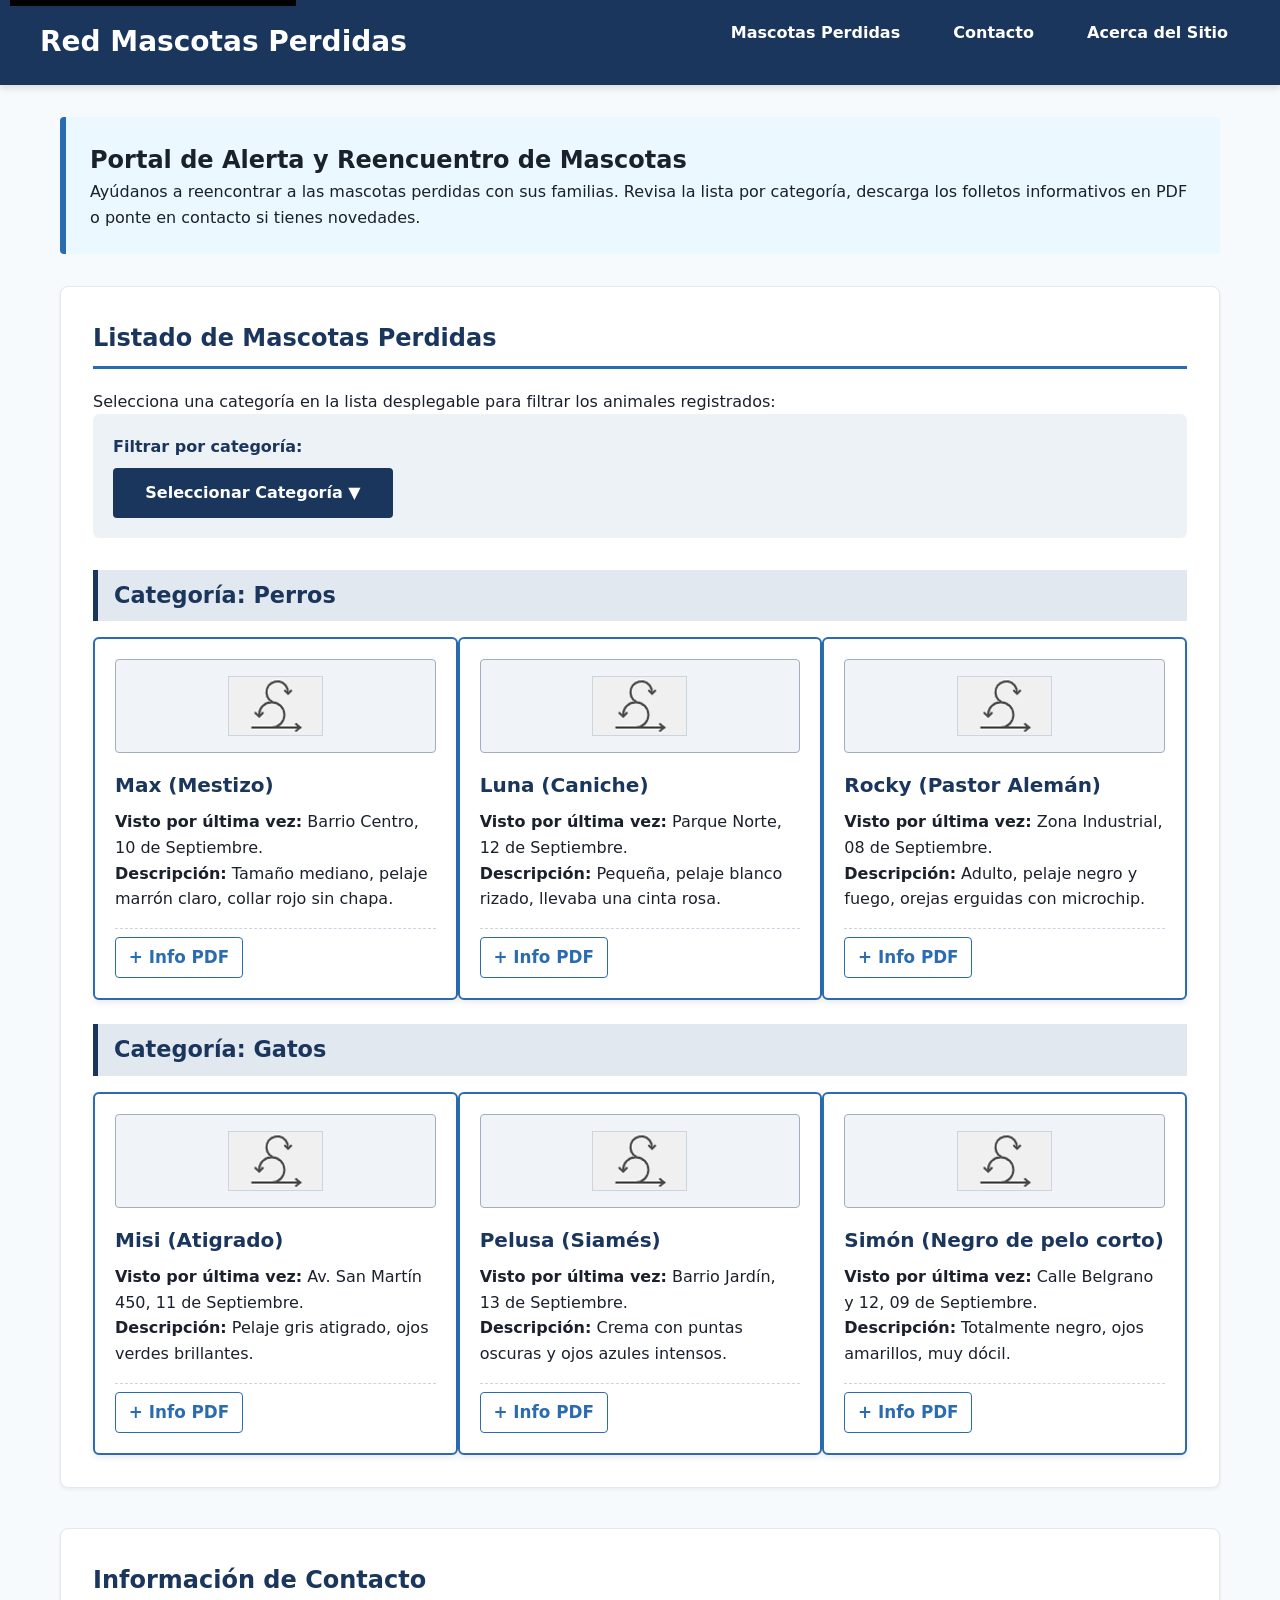
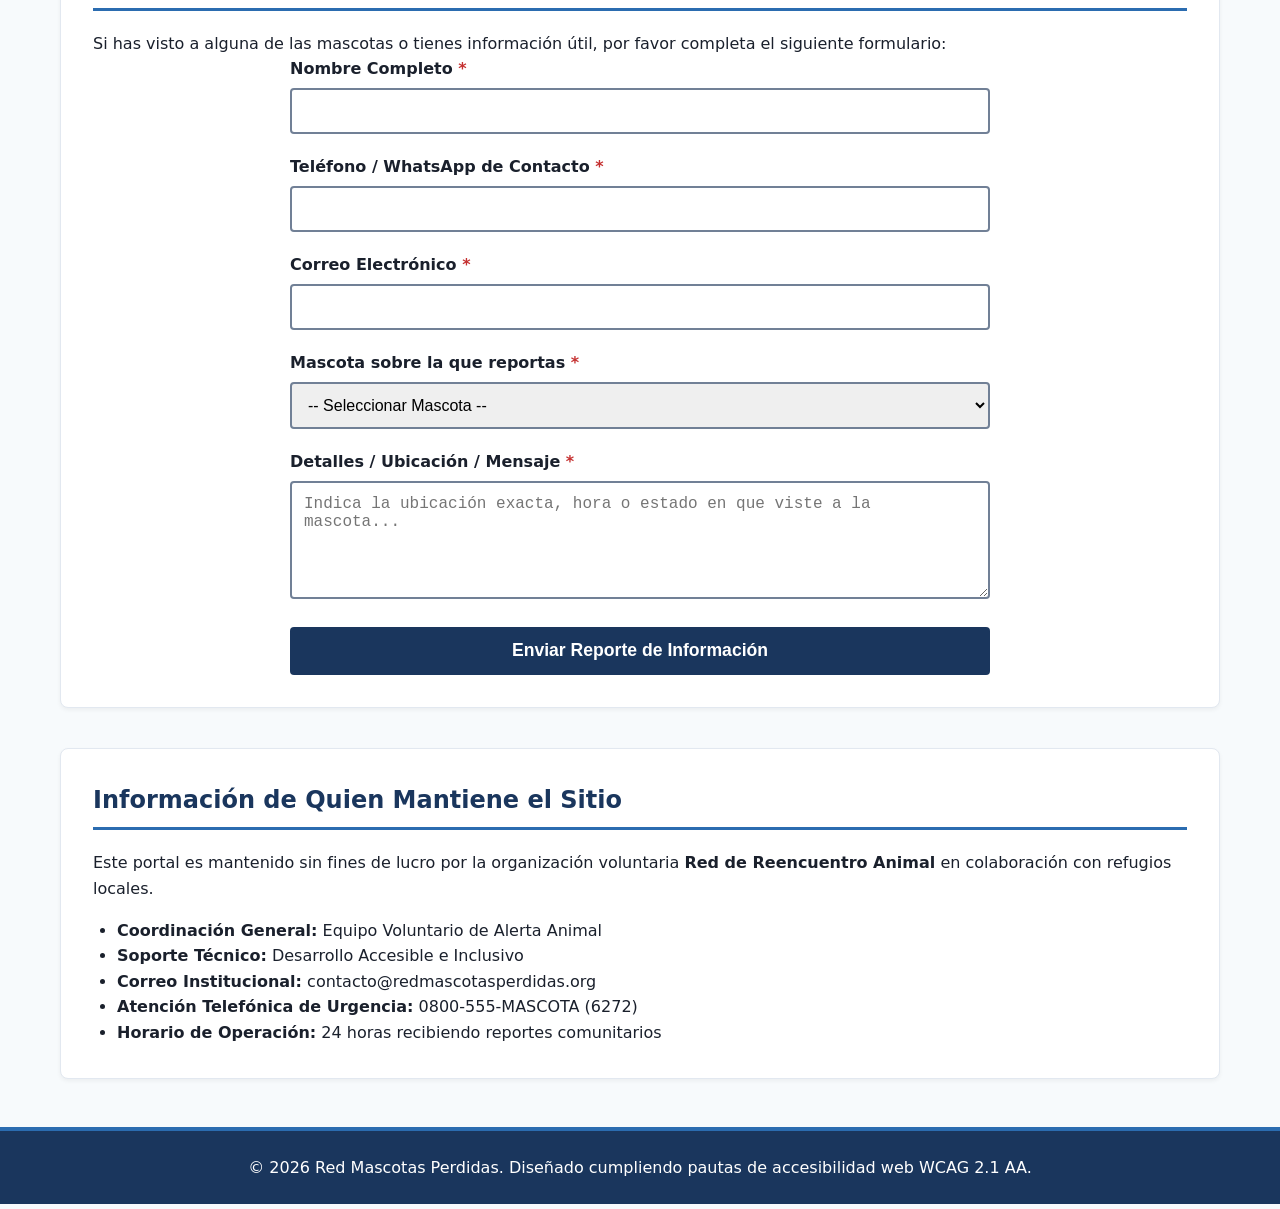
<file: Gemini/index.html>
<!DOCTYPE html>
<html lang="es">
<head>
    <meta charset="UTF-8">
    <meta name="viewport" content="width=device-width, initial-scale=1.0">
    <title>Mascotas Perdidas - Portal de Búsqueda y Reencuentro</title>
    <link rel="stylesheet" href="estilosIA.css">
</head>
<body>

    <!-- Skip Link para Accesibilidad -->
    <a class="skip-link" href="#main-content">Saltar al contenido principal</a>

    <!-- Header & Navegación Principal -->
    <header class="site-header">
        <div class="header-container">
            <h1 class="logo">Red Mascotas Perdidas</h1>
            <nav class="main-nav" aria-label="Navegación principal">
                <ul>
                    <li><a href="#mascotas">Mascotas Perdidas</a></li>
                    <li><a href="#contacto">Contacto</a></li>
                    <li><a href="#mantenedor">Acerca del Sitio</a></li>
                </ul>
            </nav>
        </div>
    </header>

    <!-- Área Principal de Contenido -->
    <main id="main-content" class="main-container">

        <!-- Sección de Bienvenida -->
        <section class="intro-section">
            <h2>Portal de Alerta y Reencuentro de Mascotas</h2>
            <p>Ayúdanos a reencontrar a las mascotas perdidas con sus familias. Revisa la lista por categoría, descarga los folletos informativos en PDF o ponte en contacto si tienes novedades.</p>
        </section>

        <!-- Sección: Catálogo de Mascotas -->
        <section id="mascotas" class="section-card">
            <h2>Listado de Mascotas Perdidas</h2>
            <p class="instruction-text">Selecciona una categoría en la lista desplegable para filtrar los animales registrados:</p>

            <!-- Desplegable Estático en CSS -->
            <div class="filter-controls">
                <label class="filter-label">Filtrar por categoría:</label>
                <div class="dropdown-container">
                    <nav class="dropdown-menu" aria-label="Filtro de categorías de mascotas">
                        <ul class="nav-dropdown">
                            <li class="dropdown-item">
                                <span class="dropdown-title" tabindex="0" role="button" aria-expanded="false">Seleccionar Categoría ▼</span>
                                <ul class="dropdown-options">
                                    <li><a href="#perros">Perros Perdidos</a></li>
                                    <li><a href="#gatos">Gatos Perdidos</a></li>
                                    <li><a href="#todas">Mostrar Todos</a></li>
                                </ul>
                            </li>
                        </ul>
                    </nav>
                </div>
            </div>

            <!-- Galería de Mascotas -->
            <div id="todas" class="pet-gallery-wrapper">
                
                <!-- Categoría: Perros -->
                <div id="perros" class="category-block">
                    <h3 class="category-header">Categoría: Perros</h3>
                    <div class="pet-grid">
                        
                        <article class="pet-card">
                            <div class="pet-image-box">
                                <img src="img/placeholder.png" alt="Fotografía de Max, perro mestizo tamaño mediano, color marrón claro." class="pet-img">
                            </div>
                            <div class="pet-info">
                                <h4>Max (Mestizo)</h4>
                                <p><strong>Visto por última vez:</strong> Barrio Centro, 10 de Septiembre.</p>
                                <p><strong>Descripción:</strong> Tamaño mediano, pelaje marrón claro, collar rojo sin chapa.</p>
                                <div class="info-pdf-link">
                                    <a href="info/placeholder.pdf" class="pdf-btn" target="_blank" aria-label="Descargar ficha en PDF sobre Max">+ Info PDF</a>
                                </div>
                            </div>
                        </article>

                        <article class="pet-card">
                            <div class="pet-image-box">
                                <img src="img/placeholder.png" alt="Fotografía de Luna, perrita Caniche Toy blanca." class="pet-img">
                            </div>
                            <div class="pet-info">
                                <h4>Luna (Caniche)</h4>
                                <p><strong>Visto por última vez:</strong> Parque Norte, 12 de Septiembre.</p>
                                <p><strong>Descripción:</strong> Pequeña, pelaje blanco rizado, llevaba una cinta rosa.</p>
                                <div class="info-pdf-link">
                                    <a href="info/placeholder.pdf" class="pdf-btn" target="_blank" aria-label="Descargar ficha en PDF sobre Luna">+ Info PDF</a>
                                </div>
                            </div>
                        </article>

                        <article class="pet-card">
                            <div class="pet-image-box">
                                <img src="img/placeholder.png" alt="Fotografía de Rocky, perro Pastor Alemán." class="pet-img">
                            </div>
                            <div class="pet-info">
                                <h4>Rocky (Pastor Alemán)</h4>
                                <p><strong>Visto por última vez:</strong> Zona Industrial, 08 de Septiembre.</p>
                                <p><strong>Descripción:</strong> Adulto, pelaje negro y fuego, orejas erguidas con microchip.</p>
                                <div class="info-pdf-link">
                                    <a href="info/placeholder.pdf" class="pdf-btn" target="_blank" aria-label="Descargar ficha en PDF sobre Rocky">+ Info PDF</a>
                                </div>
                            </div>
                        </article>

                    </div>
                </div>

                <!-- Categoría: Gatos -->
                <div id="gatos" class="category-block">
                    <h3 class="category-header">Categoría: Gatos</h3>
                    <div class="pet-grid">
                        
                        <article class="pet-card">
                            <div class="pet-image-box">
                                <img src="img/placeholder.png" alt="Fotografía de Misi, gato atigrado gris con ojos verdes." class="pet-img">
                            </div>
                            <div class="pet-info">
                                <h4>Misi (Atigrado)</h4>
                                <p><strong>Visto por última vez:</strong> Av. San Martín 450, 11 de Septiembre.</p>
                                <p><strong>Descripción:</strong> Pelaje gris atigrado, ojos verdes brillantes.</p>
                                <div class="info-pdf-link">
                                    <a href="info/placeholder.pdf" class="pdf-btn" target="_blank" aria-label="Descargar ficha en PDF sobre Misi">+ Info PDF</a>
                                </div>
                            </div>
                        </article>

                        <article class="pet-card">
                            <div class="pet-image-box">
                                <img src="img/placeholder.png" alt="Fotografía de Pelusa, gata Siamesa." class="pet-img">
                            </div>
                            <div class="pet-info">
                                <h4>Pelusa (Siamés)</h4>
                                <p><strong>Visto por última vez:</strong> Barrio Jardín, 13 de Septiembre.</p>
                                <p><strong>Descripción:</strong> Crema con puntas oscuras y ojos azules intensos.</p>
                                <div class="info-pdf-link">
                                    <a href="info/placeholder.pdf" class="pdf-btn" target="_blank" aria-label="Descargar ficha en PDF sobre Pelusa">+ Info PDF</a>
                                </div>
                            </div>
                        </article>

                        <article class="pet-card">
                            <div class="pet-image-box">
                                <img src="img/placeholder.png" alt="Fotografía de Simón, gato negro de pelo corto." class="pet-img">
                            </div>
                            <div class="pet-info">
                                <h4>Simón (Negro de pelo corto)</h4>
                                <p><strong>Visto por última vez:</strong> Calle Belgrano y 12, 09 de Septiembre.</p>
                                <p><strong>Descripción:</strong> Totalmente negro, ojos amarillos, muy dócil.</p>
                                <div class="info-pdf-link">
                                    <a href="info/placeholder.pdf" class="pdf-btn" target="_blank" aria-label="Descargar ficha en PDF sobre Simón">+ Info PDF</a>
                                </div>
                            </div>
                        </article>

                    </div>
                </div>

            </div>
        </section>

        <!-- Sección: Formulario de Contacto -->
        <section id="contacto" class="section-card">
            <h2>Información de Contacto</h2>
            <p>Si has visto a alguna de las mascotas o tienes información útil, por favor completa el siguiente formulario:</p>
            
            <form action="#" method="post" class="contact-form">
                <div class="form-group">
                    <label for="nombre">Nombre Completo <span class="required" aria-hidden="true">*</span></label>
                    <input type="text" id="nombre" name="nombre" required aria-required="true" autocomplete="name">
                </div>

                <div class="form-group">
                    <label for="telefono">Teléfono / WhatsApp de Contacto <span class="required" aria-hidden="true">*</span></label>
                    <input type="tel" id="telefono" name="telefono" required aria-required="true" autocomplete="tel">
                </div>

                <div class="form-group">
                    <label for="email">Correo Electrónico <span class="required" aria-hidden="true">*</span></label>
                    <input type="email" id="email" name="email" required aria-required="true" autocomplete="email">
                </div>

                <div class="form-group">
                    <label for="mascota-ref">Mascota sobre la que reportas <span class="required" aria-hidden="true">*</span></label>
                    <select id="mascota-ref" name="mascota-ref" required aria-required="true">
                        <option value="">-- Seleccionar Mascota --</option>
                        <option value="max">Max (Perro Mestizo)</option>
                        <option value="luna">Luna (Perra Caniche)</option>
                        <option value="rocky">Rocky (Perro Pastor Alemán)</option>
                        <option value="misi">Misi (Gato Atigrado)</option>
                        <option value="pelusa">Pelusa (Gata Siamesa)</option>
                        <option value="simon">Simón (Gato Negro)</option>
                        <option value="otro">Otra mascota no listada</option>
                    </select>
                </div>

                <div class="form-group">
                    <label for="mensaje">Detalles / Ubicación / Mensaje <span class="required" aria-hidden="true">*</span></label>
                    <textarea id="mensaje" name="mensaje" rows="5" required aria-required="true" placeholder="Indica la ubicación exacta, hora o estado en que viste a la mascota..."></textarea>
                </div>

                <button type="submit" class="submit-btn">Enviar Reporte de Información</button>
            </form>
        </section>

        <!-- Sección: Datos del Mantenedor -->
        <section id="mantenedor" class="section-card">
            <h2>Información de Quien Mantiene el Sitio</h2>
            <div class="maintainer-info">
                <p>Este portal es mantenido sin fines de lucro por la organización voluntaria <strong>Red de Reencuentro Animal</strong> en colaboración con refugios locales.</p>
                <ul class="maintainer-list">
                    <li><strong>Coordinación General:</strong> Equipo Voluntario de Alerta Animal</li>
                    <li><strong>Soporte Técnico:</strong> Desarrollo Accesible e Inclusivo</li>
                    <li><strong>Correo Institucional:</strong> contacto@redmascotasperdidas.org</li>
                    <li><strong>Atención Telefónica de Urgencia:</strong> 0800-555-MASCOTA (6272)</li>
                    <li><strong>Horario de Operación:</strong> 24 horas recibiendo reportes comunitarios</li>
                </ul>
            </div>
        </section>

    </main>

    <!-- Pie de Página -->
    <footer class="site-footer">
        <div class="footer-container">
            <p>&copy; 2026 Red Mascotas Perdidas. Diseñado cumpliendo pautas de accesibilidad web WCAG 2.1 AA.</p>
        </div>
    </footer>

</body>
</html>
</file>
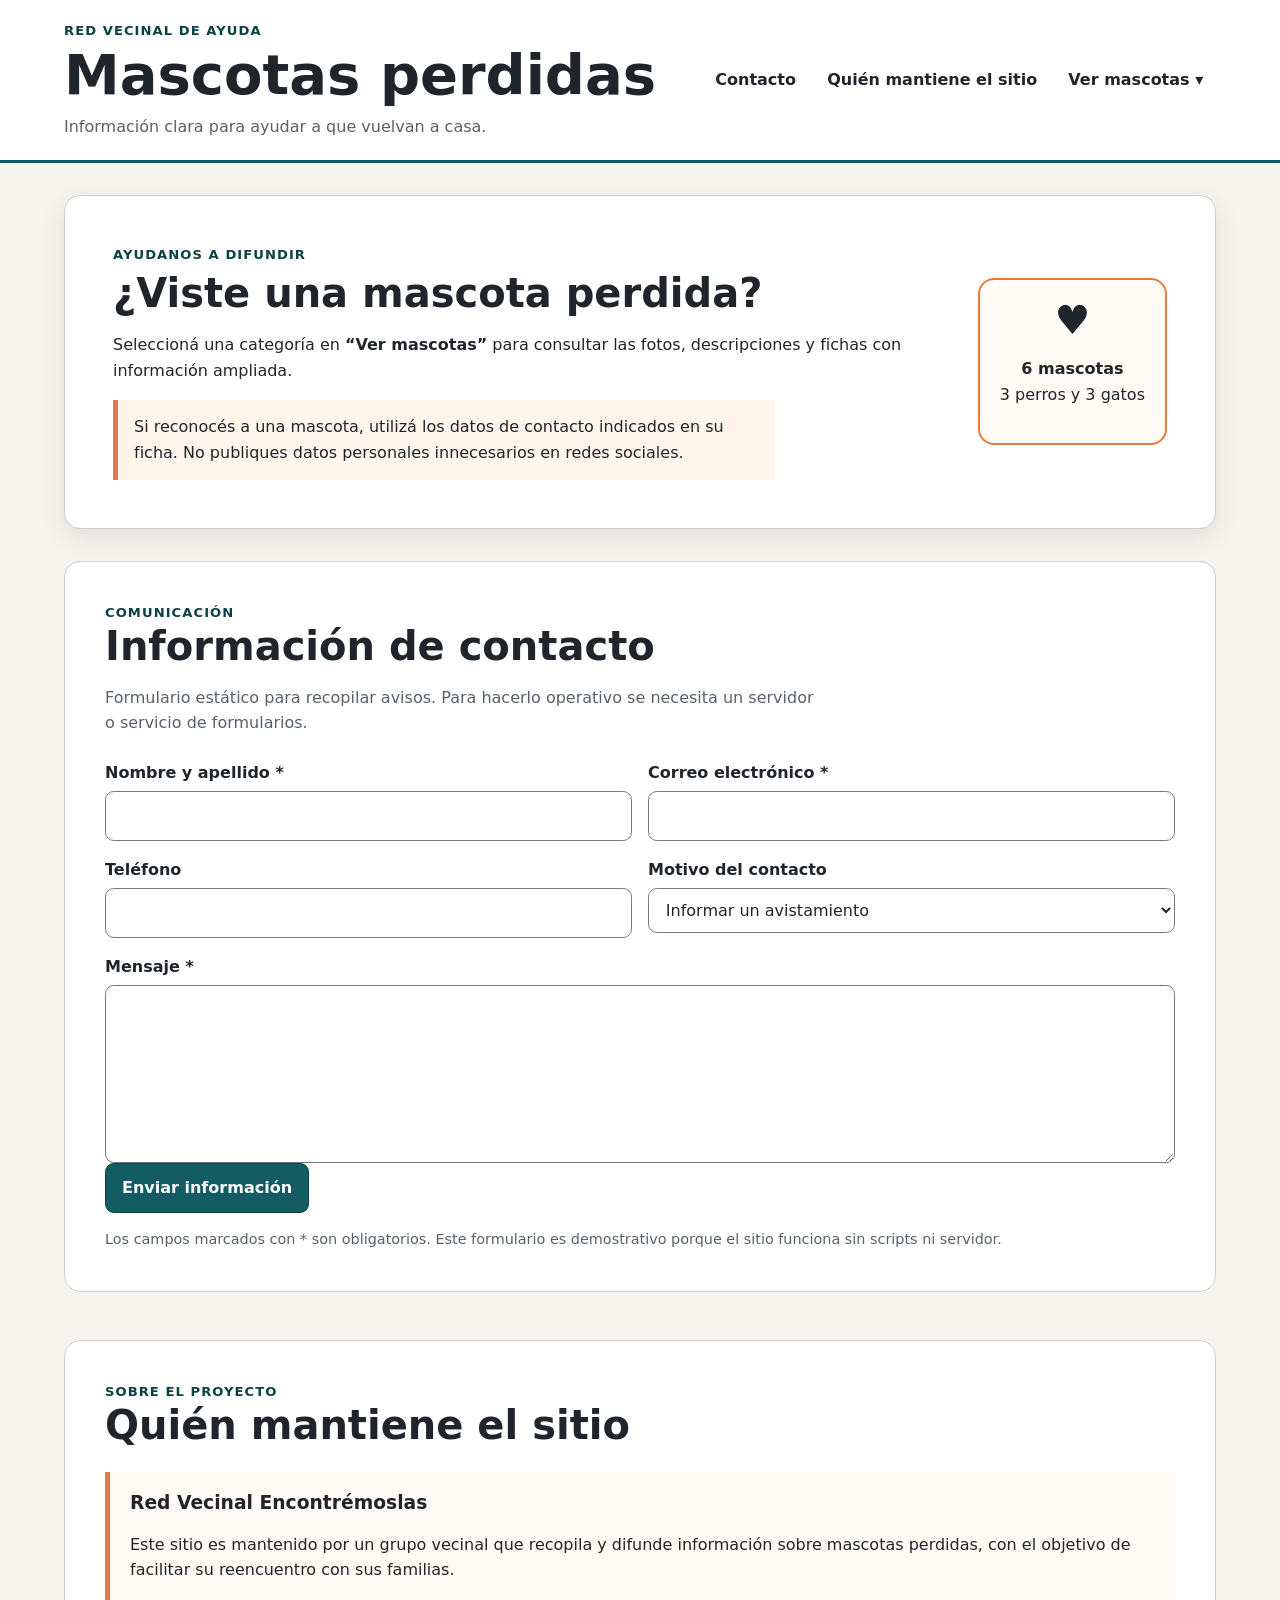
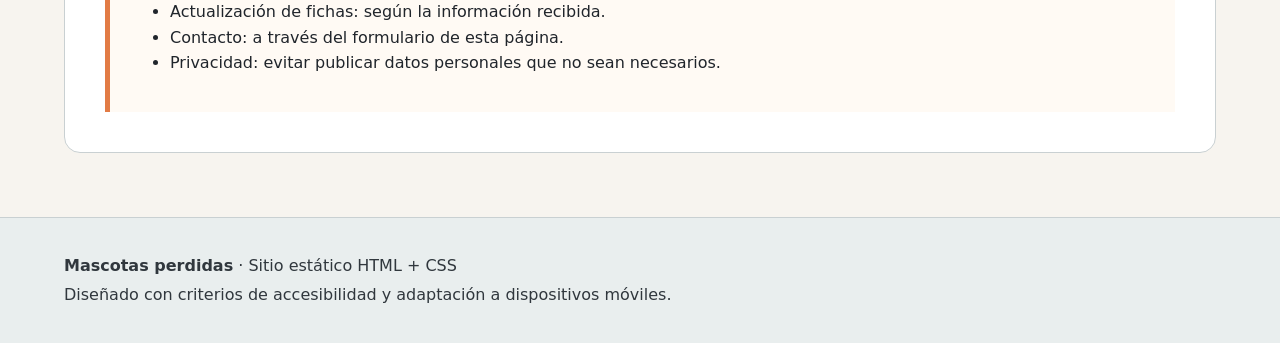
<file: GPT/index.html>
<!DOCTYPE html>
<html lang="es">
<head>
  <meta charset="utf-8">
  <meta name="viewport" content="width=device-width, initial-scale=1">
  <meta name="description" content="Sitio estático para publicar información de mascotas perdidas y facilitar su reencuentro con sus familias.">
  <title>Mascotas perdidas | Encontrémoslas</title>
  <link rel="stylesheet" href="estilosIA.css">
</head>

<body>
  <a class="skip-link" href="#contenido">Saltar al contenido principal</a>

  <header class="site-header">
    <div class="container header-inner">
      <div>
        <p class="eyebrow">Red vecinal de ayuda</p>
        <h1>Mascotas perdidas</h1>
        <p class="tagline">Información clara para ayudar a que vuelvan a casa.</p>
      </div>

      <nav class="main-nav" aria-label="Navegación principal">
        <ul>
          <li><a href="#contacto">Contacto</a></li>
          <li><a href="#mantenedor">Quién mantiene el sitio</a></li>
          <li>
            <details class="category-menu">
              <summary>Ver mascotas</summary>
              <ul>
                <li><a href="#perros">Perros perdidos</a></li>
                <li><a href="#gatos">Gatos perdidos</a></li>
              </ul>
            </details>
          </li>
        </ul>
      </nav>
    </div>
  </header>

  <main id="contenido" class="container">
    <section id="inicio" class="hero" aria-labelledby="titulo-inicio">
      <div>
        <p class="eyebrow">Ayudanos a difundir</p>
        <h2 id="titulo-inicio">¿Viste una mascota perdida?</h2>
        <p>
          Seleccioná una categoría en <strong>“Ver mascotas”</strong> para consultar
          las fotos, descripciones y fichas con información ampliada.
        </p>
        <p class="notice">
          Si reconocés a una mascota, utilizá los datos de contacto indicados en su ficha.
          No publiques datos personales innecesarios en redes sociales.
        </p>
      </div>
      <div class="hero-card" aria-label="Información rápida">
        <span class="hero-icon" aria-hidden="true">♥</span>
        <p><strong>6 mascotas</strong><br>3 perros y 3 gatos</p>
      </div>
    </section>

    <!--
      La interacción de categorías se realiza únicamente con HTML + CSS:
      los enlaces apuntan a cada sección y :target permite mostrarla sin JavaScript.
    -->

    <section id="perros" class="pet-category" aria-labelledby="titulo-perros">
      <div class="section-heading">
        <p class="eyebrow">Categoría 01</p>
        <h2 id="titulo-perros">Perros perdidos</h2>
        <p>Seleccioná una ficha para conocer sus características e información ampliada.</p>
      </div>

      <div class="pet-grid">
        <article class="pet-card">
          <figure>
            <img src="img/placeholder.png" alt="Foto de Luna, perra perdida de tamaño mediano">
          </figure>
          <div class="pet-body">
            <h3>Luna</h3>
            <dl>
              <div><dt>Especie</dt><dd>Perro</dd></div>
              <div><dt>Descripción</dt><dd>Mediana, pelaje claro y collar rojo.</dd></div>
              <div><dt>Zona</dt><dd>Plaza del barrio</dd></div>
            </dl>
            <a class="button" href="info/placeholder.pdf">Ver ficha de Luna (PDF)</a>
          </div>
        </article>

        <article class="pet-card">
          <figure>
            <img src="img/placeholder.png" alt="Foto de Toby, perro perdido de pelaje marrón">
          </figure>
          <div class="pet-body">
            <h3>Toby</h3>
            <dl>
              <div><dt>Especie</dt><dd>Perro</dd></div>
              <div><dt>Descripción</dt><dd>Pelaje marrón y blanco, tamaño pequeño.</dd></div>
              <div><dt>Zona</dt><dd>Zona de la estación</dd></div>
            </dl>
            <a class="button" href="info/placeholder.pdf">Ver ficha de Toby (PDF)</a>
          </div>
        </article>

        <article class="pet-card">
          <figure>
            <img src="img/placeholder.png" alt="Foto de Bruno, perro perdido de pelaje negro y blanco">
          </figure>
          <div class="pet-body">
            <h3>Bruno</h3>
            <dl>
              <div><dt>Especie</dt><dd>Perro</dd></div>
              <div><dt>Descripción</dt><dd>Grande, pelaje negro y blanco, collar azul.</dd></div>
              <div><dt>Zona</dt><dd>Parque municipal</dd></div>
            </dl>
            <a class="button" href="info/placeholder.pdf">Ver ficha de Bruno (PDF)</a>
          </div>
        </article>
      </div>

      <p class="back-link"><a href="#inicio">↑ Volver al inicio</a></p>
    </section>

    <section id="gatos" class="pet-category" aria-labelledby="titulo-gatos">
      <div class="section-heading">
        <p class="eyebrow">Categoría 02</p>
        <h2 id="titulo-gatos">Gatos perdidos</h2>
        <p>Seleccioná una ficha para conocer sus características e información ampliada.</p>
      </div>

      <div class="pet-grid">
        <article class="pet-card">
          <figure>
            <img src="img/placeholder.png" alt="Foto de Milo, gato perdido de pelaje atigrado">
          </figure>
          <div class="pet-body">
            <h3>Milo</h3>
            <dl>
              <div><dt>Especie</dt><dd>Gato</dd></div>
              <div><dt>Descripción</dt><dd>Atigrado gris, ojos verdes y collar amarillo.</dd></div>
              <div><dt>Zona</dt><dd>Zona residencial</dd></div>
            </dl>
            <a class="button" href="info/placeholder.pdf">Ver ficha de Milo (PDF)</a>
          </div>
        </article>

        <article class="pet-card">
          <figure>
            <img src="img/placeholder.png" alt="Foto de Nala, gata perdida de pelaje blanco y gris">
          </figure>
          <div class="pet-body">
            <h3>Nala</h3>
            <dl>
              <div><dt>Especie</dt><dd>Gato</dd></div>
              <div><dt>Descripción</dt><dd>Blanca y gris, tamaño pequeño, cola larga.</dd></div>
              <div><dt>Zona</dt><dd>Alrededores de la escuela</dd></div>
            </dl>
            <a class="button" href="info/placeholder.pdf">Ver ficha de Nala (PDF)</a>
          </div>
        </article>

        <article class="pet-card">
          <figure>
            <img src="img/placeholder.png" alt="Foto de Simba, gato perdido de pelaje naranja">
          </figure>
          <div class="pet-body">
            <h3>Simba</h3>
            <dl>
              <div><dt>Especie</dt><dd>Gato</dd></div>
              <div><dt>Descripción</dt><dd>Naranja atigrado, ojos amarillos y collar verde.</dd></div>
              <div><dt>Zona</dt><dd>Centro del barrio</dd></div>
            </dl>
            <a class="button" href="info/placeholder.pdf">Ver ficha de Simba (PDF)</a>
          </div>
        </article>
      </div>

      <p class="back-link"><a href="#inicio">↑ Volver al inicio</a></p>
    </section>

    <section id="contacto" class="info-section" aria-labelledby="titulo-contacto">
      <div class="section-heading">
        <p class="eyebrow">Comunicación</p>
        <h2 id="titulo-contacto">Información de contacto</h2>
        <p>Formulario estático para recopilar avisos. Para hacerlo operativo se necesita un servidor o servicio de formularios.</p>
      </div>

      <form class="contact-form" action="#" method="post">
        <div class="form-grid">
          <div class="field">
            <label for="nombre">Nombre y apellido <span aria-hidden="true">*</span></label>
            <input id="nombre" name="nombre" type="text" autocomplete="name" required>
          </div>

          <div class="field">
            <label for="email">Correo electrónico <span aria-hidden="true">*</span></label>
            <input id="email" name="email" type="email" autocomplete="email" required>
          </div>

          <div class="field">
            <label for="telefono">Teléfono</label>
            <input id="telefono" name="telefono" type="tel" autocomplete="tel">
          </div>

          <div class="field">
            <label for="asunto">Motivo del contacto</label>
            <select id="asunto" name="asunto">
              <option value="avistamiento">Informar un avistamiento</option>
              <option value="mascota-encontrada">Informar una mascota encontrada</option>
              <option value="actualizacion">Solicitar una actualización</option>
              <option value="otro">Otro</option>
            </select>
          </div>

          <div class="field field-full">
            <label for="mensaje">Mensaje <span aria-hidden="true">*</span></label>
            <textarea id="mensaje" name="mensaje" rows="6" required></textarea>
          </div>
        </div>

        <button type="submit">Enviar información</button>
        <p class="form-note">Los campos marcados con * son obligatorios. Este formulario es demostrativo porque el sitio funciona sin scripts ni servidor.</p>
      </form>
    </section>

    <section id="mantenedor" class="info-section" aria-labelledby="titulo-mantenedor">
      <div class="section-heading">
        <p class="eyebrow">Sobre el proyecto</p>
        <h2 id="titulo-mantenedor">Quién mantiene el sitio</h2>
      </div>

      <div class="maintainer-card">
        <h3>Red Vecinal Encontrémoslas</h3>
        <p>
          Este sitio es mantenido por un grupo vecinal que recopila y difunde información
          sobre mascotas perdidas, con el objetivo de facilitar su reencuentro con sus familias.
        </p>
        <ul>
          <li>Actualización de fichas: según la información recibida.</li>
          <li>Contacto: a través del formulario de esta página.</li>
          <li>Privacidad: evitar publicar datos personales que no sean necesarios.</li>
        </ul>
      </div>
    </section>
  </main>

  <footer class="site-footer">
    <div class="container">
      <p><strong>Mascotas perdidas</strong> · Sitio estático HTML + CSS</p>
      <p>Diseñado con criterios de accesibilidad y adaptación a dispositivos móviles.</p>
    </div>
  </footer>
</body>
</html>
</file>
<file: Gemini/estilosIA.css>
/* ==========================================================================
   ESTILOSIA.CSS - SITIO ESTATICO RESPONSIVE Y ACCESIBLE (WCAG 2.1 AA)
   ========================================================================== */

*, *::before, *::after {
    box-sizing: border-box;
    margin: 0;
    padding: 0;
}

:root {
    --primary-color: #1a365d;        /* Azul marino oscuro (Contraste alto) */
    --primary-light: #2b6cb0;        /* Azul medio accesible */
    --bg-main: #f7fafc;              /* Fondo general claro */
    --bg-card: #ffffff;              /* Fondo blanco para tarjetas */
    --text-color: #1a202c;           /* Texto oscuro de alta legibilidad */
    --border-color: #2b6cb0;        /* Borde azul según figura */
    --padding-color: #f0f4f8;       /* Fondo relleno de imagen */
    --img-border-color: #a0aec0;    /* Marco de foto */
    --font-family: system-ui, -apple-system, BlinkMacSystemFont, "Segoe UI", Roboto, Arial, sans-serif;
    --max-width: 1200px;
    --border-radius: 8px;
}

body {
    font-family: var(--font-family);
    line-height: 1.6;
    color: var(--text-color);
    background-color: var(--bg-main);
}

/* Enlace de salto para teclado (Accesibilidad) */
.skip-link {
    position: absolute;
    top: -40px;
    left: 10px;
    background: #000000;
    color: #ffffff;
    padding: 10px 15px;
    z-index: 1000;
    font-weight: bold;
    text-decoration: underline;
    transition: top 0.2s;
}

.skip-link:focus {
    top: 10px;
}

/* Indicador de Enfoque Teclado Visible */
a:focus, button:focus, input:focus, select:focus, textarea:focus, [tabindex="0"]:focus {
    outline: 3px solid #d69e2e;
    outline-offset: 3px;
}

/* Cabecera y Navegación */
.site-header {
    background-color: var(--primary-color);
    color: #ffffff;
    padding: 1.25rem 1rem;
    box-shadow: 0 4px 6px rgba(0, 0, 0, 0.1);
}

.header-container {
    max-width: var(--max-width);
    margin: 0 auto;
}

.header-container::after {
    content: "";
    display: table;
    clear: both;
}

.logo {
    font-size: 1.75rem;
    float: left;
}

.main-nav {
    float: right;
}

.main-nav ul {
    list-style: none;
}

.main-nav li {
    display: inline-block;
    margin-left: 1.5rem;
}

.main-nav a {
    color: #ffffff;
    text-decoration: none;
    font-weight: 600;
    padding: 0.5rem 0.75rem;
    border-radius: 4px;
}

.main-nav a:hover, .main-nav a:focus {
    background-color: rgba(255, 255, 255, 0.2);
    text-decoration: underline;
}

@media (max-width: 768px) {
    .logo, .main-nav {
        float: none;
        text-align: center;
    }
    .main-nav li {
        display: block;
        margin: 0.5rem 0;
    }
}

/* Estructura Principal */
.main-container {
    max-width: var(--max-width);
    margin: 2rem auto;
    padding: 0 1.25rem;
}

.intro-section {
    background-color: #ebf8ff;
    border-left: 6px solid var(--primary-light);
    padding: 1.5rem;
    margin-bottom: 2rem;
    border-radius: 4px;
}

.section-card {
    background-color: var(--bg-card);
    border: 1px solid #e2e8f0;
    border-radius: var(--border-radius);
    padding: 2rem;
    margin-bottom: 2.5rem;
    box-shadow: 0 2px 4px rgba(0, 0, 0, 0.05);
}

.section-card h2 {
    color: var(--primary-color);
    border-bottom: 3px solid var(--primary-light);
    padding-bottom: 0.5rem;
    margin-bottom: 1.25rem;
}

/* Menu Desplegable Estático */
.filter-controls {
    margin-bottom: 2rem;
    background-color: #edf2f7;
    padding: 1.25rem;
    border-radius: 6px;
}

.filter-label {
    font-weight: bold;
    display: block;
    margin-bottom: 0.5rem;
    color: var(--primary-color);
}

.nav-dropdown {
    list-style: none;
    position: relative;
    display: inline-block;
    width: 280px;
}

.dropdown-title {
    display: block;
    background-color: var(--primary-color);
    color: #ffffff;
    padding: 0.75rem 1.25rem;
    font-weight: bold;
    border-radius: 4px;
    cursor: pointer;
    text-align: center;
}

.dropdown-options {
    display: none;
    position: absolute;
    top: 100%;
    left: 0;
    width: 100%;
    background-color: #ffffff;
    border: 2px solid var(--primary-color);
    list-style: none;
    z-index: 100;
}

.dropdown-options li a {
    display: block;
    padding: 0.75rem 1rem;
    color: var(--text-color);
    text-decoration: none;
    font-weight: 600;
    border-bottom: 1px solid #edf2f7;
}

.dropdown-options li a:hover, .dropdown-options li a:focus {
    background-color: #ebf8ff;
    color: var(--primary-color);
    text-decoration: underline;
}

.nav-dropdown:hover .dropdown-options,
.nav-dropdown:focus-within .dropdown-options {
    display: block;
}

/* Filtro por :target de CSS (100% Estático) */
#perros:target ~ #gatos { display: none; }
#gatos:target ~ #perros { display: none; }
:target.category-block { display: block !important; }

.category-header {
    font-size: 1.4rem;
    color: var(--primary-color);
    background-color: #e2e8f0;
    padding: 0.5rem 1rem;
    border-left: 5px solid var(--primary-color);
    margin: 1.5rem 0 1rem 0;
}

/* Tarjetas de Mascotas con Borde y Relleno Estilo Modelo */
.pet-grid {
    display: table;
    width: 100%;
    table-layout: fixed;
}

.pet-card {
    display: table-cell;
    vertical-align: top;
    width: 33.333%;
    padding: 1.25rem;
    background: #ffffff;
    border: 2px solid var(--border-color); /* BORDE EXTERIOR EN NAVE */
    border-radius: 6px;
    box-shadow: 0 3px 6px rgba(0, 0, 0, 0.08);
}

@media (max-width: 900px) {
    .pet-card {
        display: block;
        width: 100%;
        margin-bottom: 2rem;
    }
}

.pet-image-box {
    background-color: var(--padding-color); /* RELLENO / MARCO INTERIOR */
    border: 1px solid var(--img-border-color);
    padding: 1rem;
    text-align: center;
    margin-bottom: 1rem;
    border-radius: 4px;
}

.pet-img {
    max-width: 100%;
    height: auto;
    display: block;
    margin: 0 auto;
    border: 1px solid #cbd5e0;
    background-color: #ffffff;
}

.pet-info h4 {
    color: var(--primary-color);
    font-size: 1.25rem;
    margin-bottom: 0.5rem;
}

.info-pdf-link {
    margin-top: 1rem;
    padding-top: 0.5rem;
    border-top: 1px dashed #cbd5e0;
}

.pdf-btn {
    display: inline-block;
    color: var(--primary-light);
    font-weight: bold;
    text-decoration: none;
    font-size: 1.05rem;
    padding: 0.4rem 0.8rem;
    border: 1px solid var(--primary-light);
    border-radius: 4px;
}

.pdf-btn:hover, .pdf-btn:focus {
    background-color: var(--primary-light);
    color: #ffffff;
    text-decoration: underline;
}

/* Formulario Accesible */
.contact-form {
    max-width: 700px;
    margin: 0 auto;
}

.form-group {
    margin-bottom: 1.25rem;
}

.form-group label {
    display: block;
    font-weight: bold;
    margin-bottom: 0.4rem;
}

.required {
    color: #c53030;
    font-weight: bold;
}

.form-group input, .form-group select, .form-group textarea {
    width: 100%;
    padding: 0.75rem;
    font-size: 1rem;
    border: 2px solid #718096;
    border-radius: 4px;
}

.submit-btn {
    background-color: var(--primary-color);
    color: #ffffff;
    font-size: 1.1rem;
    font-weight: bold;
    padding: 0.85rem 1.75rem;
    border: none;
    border-radius: 4px;
    cursor: pointer;
    width: 100%;
}

.submit-btn:hover, .submit-btn:focus {
    background-color: var(--primary-light);
    text-decoration: underline;
}

/* Mantenedor y Pie de Página */
.maintainer-list {
    margin-top: 1rem;
    margin-left: 1.5rem;
}

.site-footer {
    background-color: var(--primary-color);
    color: #ffffff;
    text-align: center;
    padding: 1.5rem 1rem;
    margin-top: 3rem;
    border-top: 4px solid var(--primary-light);
}
</file>
<file: GPT/estilosIA.css>
:root {
  --color-bg: #f7f4ef;
  --color-surface: #ffffff;
  --color-surface-soft: #fffaf4;
  --color-text: #20252b;
  --color-muted: #58616b;
  --color-primary: #145c63;
  --color-primary-dark: #0d4146;
  --color-accent: #e27b45;
  --color-border: #c9d0d2;
  --color-focus: #8a4b08;
  --shadow: 0 0.5rem 1.5rem rgba(32, 37, 43, 0.10);
  --radius: 1rem;
  --max-width: 72rem;
}

*,
*::before,
*::after {
  box-sizing: border-box;
}

html {
  scroll-behavior: smooth;
}

body {
  margin: 0;
  background: var(--color-bg);
  color: var(--color-text);
  font-family: system-ui, -apple-system, BlinkMacSystemFont, "Segoe UI", sans-serif;
  font-size: 1rem;
  line-height: 1.6;
}

img {
  display: block;
  max-width: 100%;
}

a {
  color: var(--color-primary-dark);
  text-underline-offset: 0.2em;
}

a:hover {
  text-decoration-thickness: 0.15em;
}

a:focus-visible,
button:focus-visible,
input:focus-visible,
select:focus-visible,
textarea:focus-visible,
summary:focus-visible {
  outline: 0.2rem solid var(--color-focus);
  outline-offset: 0.2rem;
}

.container {
  width: min(100% - 2rem, var(--max-width));
  margin-inline: auto;
}

.skip-link {
  position: fixed;
  left: 1rem;
  top: 1rem;
  z-index: 100;
  transform: translateY(-200%);
  padding: 0.7rem 1rem;
  border-radius: 0.5rem;
  background: #ffffff;
  color: #111111;
  font-weight: 800;
}

.skip-link:focus {
  transform: translateY(0);
}

.site-header {
  border-bottom: 0.2rem solid var(--color-primary);
  background: var(--color-surface);
}

.header-inner {
  display: flex;
  align-items: center;
  justify-content: space-between;
  gap: 2rem;
  padding-block: 1.25rem;
}

h1,
h2,
h3 {
  line-height: 1.15;
}

h1 {
  margin: 0.15rem 0 0;
  font-size: clamp(2rem, 5vw, 3.5rem);
}

h2 {
  margin: 0;
  font-size: clamp(1.7rem, 4vw, 2.5rem);
}

h3 {
  margin-top: 0;
}

.eyebrow {
  margin: 0;
  color: var(--color-primary-dark);
  font-size: 0.82rem;
  font-weight: 800;
  letter-spacing: 0.08em;
  text-transform: uppercase;
}

.tagline {
  margin: 0.4rem 0 0;
  color: var(--color-muted);
}

.main-nav > ul {
  display: flex;
  align-items: center;
  gap: 0.35rem;
  margin: 0;
  padding: 0;
  list-style: none;
}

.main-nav a,
.category-menu summary {
  display: block;
  padding: 0.65rem 0.8rem;
  border-radius: 0.55rem;
  color: var(--color-text);
  font-weight: 700;
  text-decoration: none;
  cursor: pointer;
}

.main-nav a:hover,
.category-menu summary:hover {
  background: #e8f1f1;
}

.category-menu {
  position: relative;
}

.category-menu summary {
  list-style: none;
}

.category-menu summary::-webkit-details-marker {
  display: none;
}

.category-menu summary::after {
  content: " ▾";
}

.category-menu[open] summary {
  background: #e8f1f1;
}

.category-menu ul {
  position: absolute;
  right: 0;
  z-index: 20;
  min-width: 13rem;
  margin: 0.25rem 0 0;
  padding: 0.5rem;
  border: 0.1rem solid var(--color-border);
  border-radius: 0.75rem;
  background: var(--color-surface);
  box-shadow: var(--shadow);
  list-style: none;
}

.category-menu li + li {
  margin-top: 0.2rem;
}

.hero {
  display: grid;
  grid-template-columns: 1fr auto;
  align-items: center;
  gap: 2rem;
  margin-block: 2rem;
  padding: clamp(1.5rem, 4vw, 3rem);
  border: 0.12rem solid var(--color-border);
  border-radius: var(--radius);
  background: var(--color-surface);
  box-shadow: var(--shadow);
}

.hero h2 {
  margin-top: 0.35rem;
}

.hero-card {
  min-width: 11rem;
  padding: 1.25rem;
  border: 0.15rem solid var(--color-accent);
  border-radius: var(--radius);
  background: var(--color-surface-soft);
  text-align: center;
}

.hero-icon {
  display: block;
  font-size: 2.5rem;
  line-height: 1;
}

.notice {
  max-width: 65ch;
  margin-bottom: 0;
  padding: 0.9rem 1rem;
  border-left: 0.35rem solid var(--color-accent);
  background: #fff5ea;
}

.pet-category {
  display: none;
  margin-block: 2rem 3rem;
  scroll-margin-top: 1.5rem;
}

.pet-category:target {
  display: block;
}

.section-heading {
  margin-bottom: 1.5rem;
}

.section-heading p:last-child {
  max-width: 70ch;
  margin-bottom: 0;
  color: var(--color-muted);
}

.pet-grid {
  display: grid;
  grid-template-columns: repeat(3, minmax(0, 1fr));
  gap: 1.25rem;
}

.pet-card {
  overflow: hidden;
  border: 0.12rem solid var(--color-border);
  border-radius: var(--radius);
  background: var(--color-surface);
  box-shadow: var(--shadow);
}

.pet-card figure {
  margin: 0;
  padding: 0.85rem;
  background: #eef1f0;
}

.pet-card img {
  width: 100%;
  aspect-ratio: 4 / 3;
  object-fit: cover;
  border: 0.18rem solid var(--color-primary);
  border-radius: 0.65rem;
  padding: 0.45rem;
  background: #ffffff;
}

.pet-body {
  padding: 1.15rem;
}

.pet-body h3 {
  margin-bottom: 0.8rem;
  font-size: 1.45rem;
}

dl {
  margin: 0 0 1rem;
}

dl > div {
  display: grid;
  grid-template-columns: 6.5rem 1fr;
  gap: 0.5rem;
  padding-block: 0.25rem;
  border-bottom: 0.05rem solid #e1e4e4;
}

dt {
  font-weight: 800;
}

dd {
  margin: 0;
}

.button,
button {
  display: inline-block;
  border: 0.12rem solid var(--color-primary-dark);
  border-radius: 0.55rem;
  background: var(--color-primary);
  color: #ffffff;
  font: inherit;
  font-weight: 800;
  padding: 0.7rem 1rem;
  text-decoration: none;
  cursor: pointer;
}

.button:hover,
button:hover {
  background: var(--color-primary-dark);
  color: #ffffff;
}

.back-link {
  margin-top: 1.5rem;
}

.info-section {
  margin-block: 2rem 3rem;
  padding: clamp(1.5rem, 4vw, 2.5rem);
  border: 0.12rem solid var(--color-border);
  border-radius: var(--radius);
  background: var(--color-surface);
  scroll-margin-top: 1.5rem;
}

.contact-form {
  margin-top: 1.5rem;
}

.form-grid {
  display: grid;
  grid-template-columns: repeat(2, minmax(0, 1fr));
  gap: 1rem;
}

.field {
  display: flex;
  flex-direction: column;
  gap: 0.35rem;
}

.field-full {
  grid-column: 1 / -1;
}

label {
  font-weight: 800;
}

input,
select,
textarea {
  width: 100%;
  border: 0.12rem solid #727c82;
  border-radius: 0.55rem;
  padding: 0.7rem 0.8rem;
  background: #ffffff;
  color: var(--color-text);
  font: inherit;
}

textarea {
  resize: vertical;
}

.form-note {
  margin-bottom: 0;
  color: var(--color-muted);
  font-size: 0.9rem;
}

.maintainer-card {
  margin-top: 1.5rem;
  padding: 1.25rem;
  border-left: 0.35rem solid var(--color-accent);
  background: var(--color-surface-soft);
}

.site-footer {
  margin-top: 4rem;
  padding-block: 2rem;
  border-top: 0.12rem solid var(--color-border);
  background: #e9eeee;
  color: #30373d;
}

.site-footer p {
  margin: 0.2rem 0;
}

@media (max-width: 850px) {
  .header-inner {
    align-items: flex-start;
    flex-direction: column;
  }

  .main-nav > ul {
    flex-wrap: wrap;
  }

  .pet-grid {
    grid-template-columns: repeat(2, minmax(0, 1fr));
  }

  .hero {
    grid-template-columns: 1fr;
  }

  .hero-card {
    min-width: 0;
    width: 100%;
  }
}

@media (max-width: 600px) {
  .container {
    width: min(100% - 1rem, var(--max-width));
  }

  .main-nav,
  .main-nav > ul {
    width: 100%;
  }

  .main-nav > ul {
    flex-direction: column;
    align-items: stretch;
  }

  .main-nav a,
  .category-menu summary {
    width: 100%;
  }

  .category-menu ul {
    position: static;
    width: 100%;
    margin-top: 0.2rem;
    box-shadow: none;
  }

  .pet-grid,
  .form-grid {
    grid-template-columns: 1fr;
  }

  .field-full {
    grid-column: auto;
  }

  .pet-card img {
    aspect-ratio: 16 / 11;
  }
}

@media (prefers-reduced-motion: reduce) {
  html {
    scroll-behavior: auto;
  }
}

@media (prefers-contrast: more) {
  :root {
    --color-border: #555e63;
  }

  .pet-card,
  .hero,
  .info-section {
    border-width: 0.18rem;
  }
}
</file>
